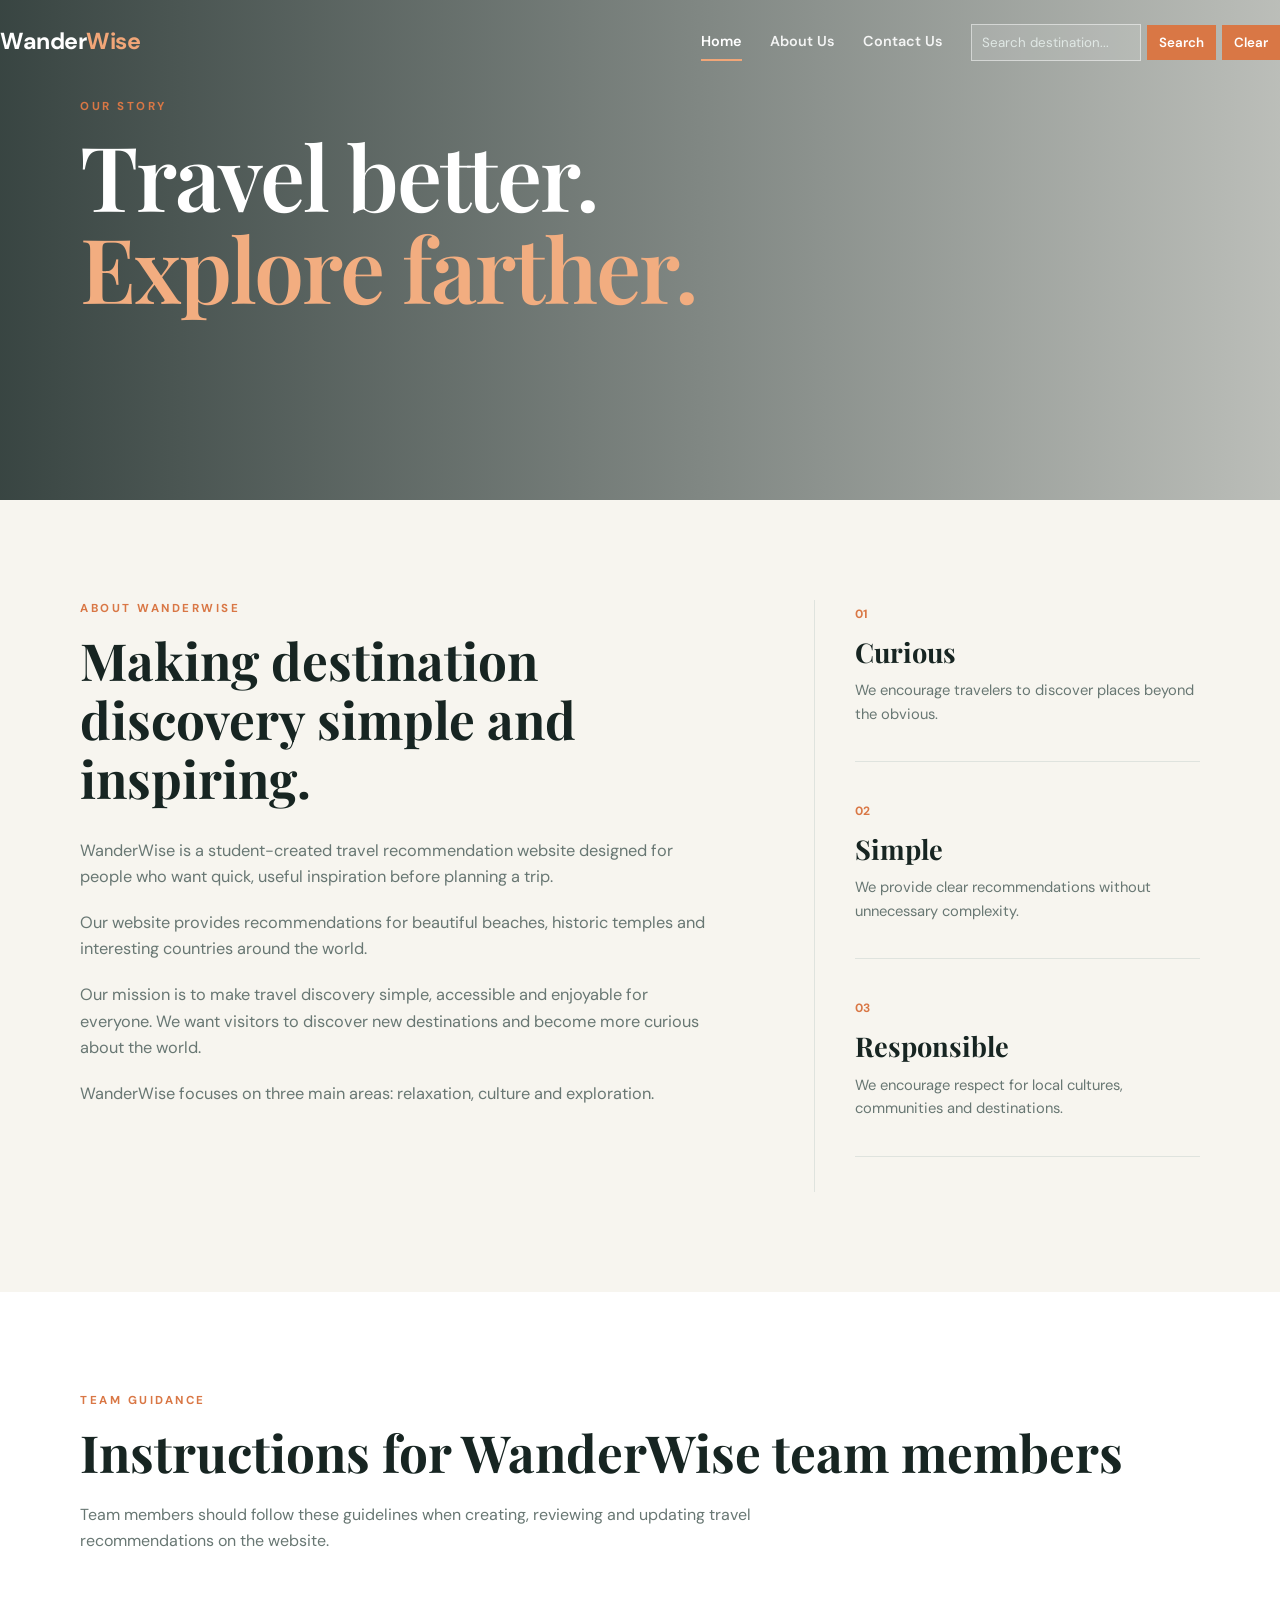
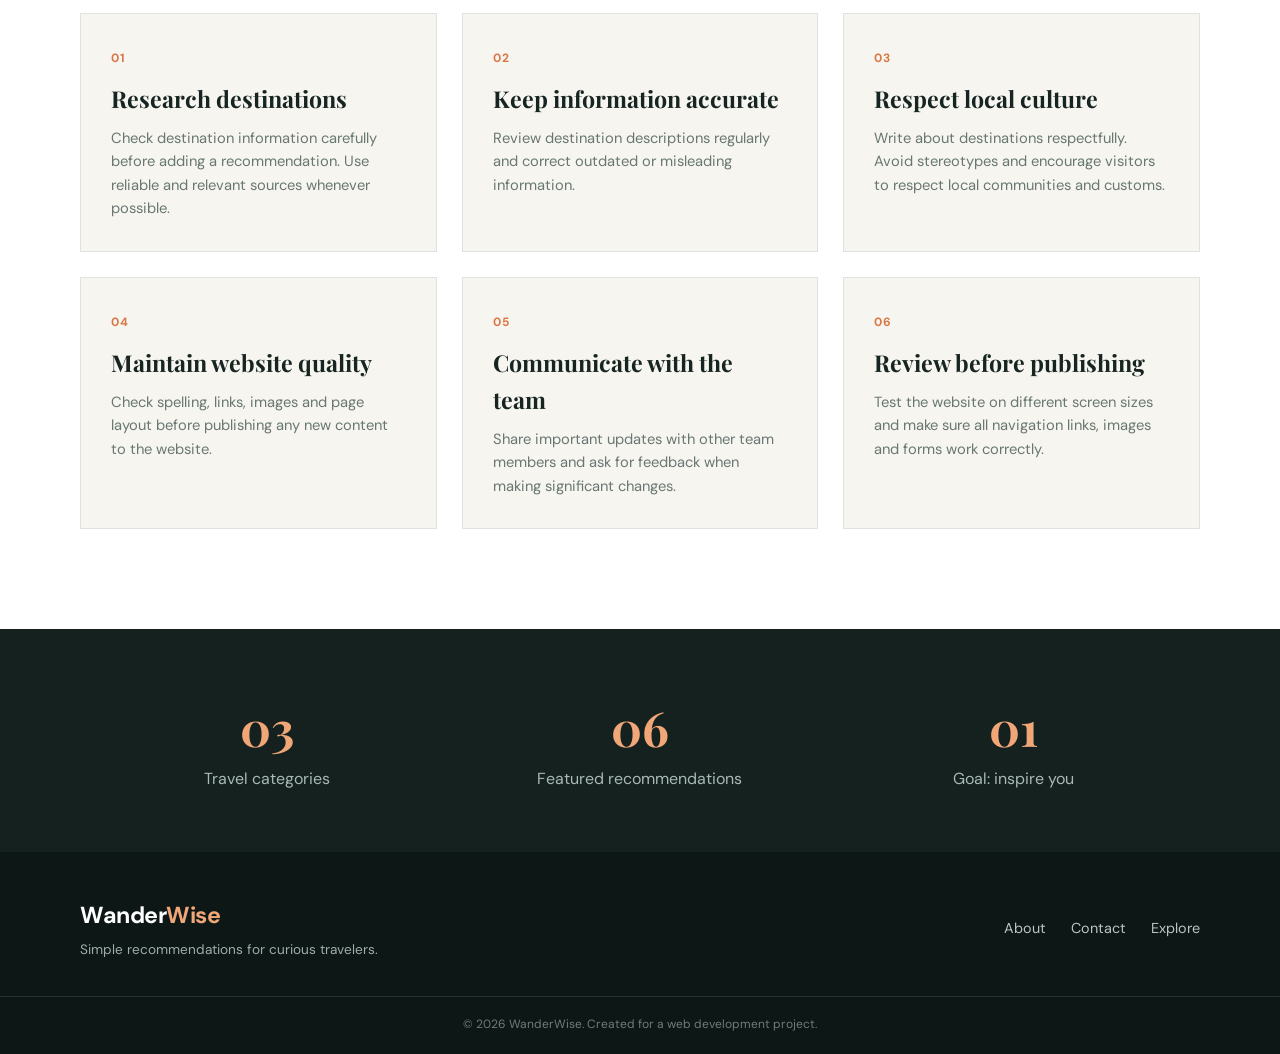
<file: about.html>
<!DOCTYPE html>
<html lang="en">

<head>

    <meta charset="UTF-8">

    <meta name="viewport"
          content="width=device-width, initial-scale=1.0">

    <title>
        About Us | WanderWise
    </title>

    <link rel="stylesheet" href="style.css">

</head>


<body>


<!-- ================= NAVIGATION ================= -->

<header class="site-header">

    <nav class="navbar">

        <!-- Website Logo -->

        <a href="index.html" class="logo">
            Wander<span>Wise</span>
        </a>


        <!-- Mobile Menu Button -->

        <button class="menu-toggle" aria-label="Open navigation">
            ☰
        </button>


        <!-- Navigation Bar -->

        <div class="nav-links">

            <!-- Home -->

            <a href="index.html" class="active">
                Home
            </a>


            <!-- About Us -->

            <a href="about.html">
                About Us
            </a>


            <!-- Contact Us -->

            <a href="contact.html">
                Contact Us
            </a>


            <!-- Search Form -->

            <form class="search-form" id="searchForm">

                <input
                    type="text"
                    id="searchInput"
                    placeholder="Search destination..."
                    aria-label="Search destination"
                >

                <button type="submit">
                    Search
                </button>

                <button
                    type="button"
                    id="clearSearch"
                >
                    Clear
                </button>

            </form>

        </div>

    </nav>

</header>


<main>


<!-- ================= ABOUT HERO ================= -->

<section class="page-hero about-hero">

    <div class="container">

        <p class="eyebrow">
            OUR STORY
        </p>

        <h1>

            Travel better.
            <br>

            <span>Explore farther.</span>

        </h1>

    </div>

</section>


<!-- ================= COMPANY INFORMATION ================= -->

<section class="about-content container">

    <div class="about-main">

        <p class="eyebrow">
            ABOUT WANDERWISE
        </p>

        <h2>
            Making destination discovery
            simple and inspiring.
        </h2>

        <p>

            WanderWise is a student-created travel
            recommendation website designed for people
            who want quick, useful inspiration before
            planning a trip.

        </p>

        <p>

            Our website provides recommendations for
            beautiful beaches, historic temples and
            interesting countries around the world.

        </p>

        <p>

            Our mission is to make travel discovery
            simple, accessible and enjoyable for everyone.
            We want visitors to discover new destinations
            and become more curious about the world.

        </p>

        <p>

            WanderWise focuses on three main areas:
            relaxation, culture and exploration.

        </p>

    </div>


    <!-- ================= COMPANY VALUES ================= -->

    <aside class="values">

        <div>

            <span>
                01
            </span>

            <h3>
                Curious
            </h3>

            <p>
                We encourage travelers to discover
                places beyond the obvious.
            </p>

        </div>


        <div>

            <span>
                02
            </span>

            <h3>
                Simple
            </h3>

            <p>
                We provide clear recommendations
                without unnecessary complexity.
            </p>

        </div>


        <div>

            <span>
                03
            </span>

            <h3>
                Responsible
            </h3>

            <p>
                We encourage respect for local cultures,
                communities and destinations.
            </p>

        </div>

    </aside>

</section>


<!-- ================= TEAM GUIDANCE ================= -->

<section class="team-guidelines">

    <div class="container">

        <div class="section-heading">

            <p class="eyebrow">
                TEAM GUIDANCE
            </p>

            <h2>
                Instructions for WanderWise team members
            </h2>

            <p class="guidelines-intro">

                Team members should follow these guidelines
                when creating, reviewing and updating travel
                recommendations on the website.

            </p>

        </div>


        <div class="guideline-grid">


            <div class="guideline-card">

                <span class="guideline-number">
                    01
                </span>

                <h3>
                    Research destinations
                </h3>

                <p>

                    Check destination information carefully
                    before adding a recommendation. Use
                    reliable and relevant sources whenever
                    possible.

                </p>

            </div>


            <div class="guideline-card">

                <span class="guideline-number">
                    02
                </span>

                <h3>
                    Keep information accurate
                </h3>

                <p>

                    Review destination descriptions regularly
                    and correct outdated or misleading
                    information.

                </p>

            </div>


            <div class="guideline-card">

                <span class="guideline-number">
                    03
                </span>

                <h3>
                    Respect local culture
                </h3>

                <p>

                    Write about destinations respectfully.
                    Avoid stereotypes and encourage visitors
                    to respect local communities and customs.

                </p>

            </div>


            <div class="guideline-card">

                <span class="guideline-number">
                    04
                </span>

                <h3>
                    Maintain website quality
                </h3>

                <p>

                    Check spelling, links, images and page
                    layout before publishing any new content
                    to the website.

                </p>

            </div>


            <div class="guideline-card">

                <span class="guideline-number">
                    05
                </span>

                <h3>
                    Communicate with the team
                </h3>

                <p>

                    Share important updates with other team
                    members and ask for feedback when making
                    significant changes.

                </p>

            </div>


            <div class="guideline-card">

                <span class="guideline-number">
                    06
                </span>

                <h3>
                    Review before publishing
                </h3>

                <p>

                    Test the website on different screen
                    sizes and make sure all navigation links,
                    images and forms work correctly.

                </p>

            </div>


        </div>

    </div>

</section>


<!-- ================= STATISTICS ================= -->

<section class="dark-section">

    <div class="container stats">

        <div>

            <strong>
                03
            </strong>

            <span>
                Travel categories
            </span>

        </div>


        <div>

            <strong>
                06
            </strong>

            <span>
                Featured recommendations
            </span>

        </div>


        <div>

            <strong>
                01
            </strong>

            <span>
                Goal: inspire you
            </span>

        </div>

    </div>

</section>


</main>


<!-- ================= FOOTER ================= -->

<footer>

    <div class="container footer-inner">

        <div>

            <a href="index.html" class="logo">
                Wander<span>Wise</span>
            </a>

            <p>
                Simple recommendations for curious travelers.
            </p>

        </div>


        <div class="footer-links">

            <a href="about.html">
                About
            </a>

            <a href="contact.html">
                Contact
            </a>

            <a href="index.html#recommendations">
                Explore
            </a>

        </div>

    </div>


    <p class="copyright">

        © 2026 WanderWise.
        Created for a web development project.

    </p>

</footer>


<script src="script.js"></script>

</body>

</html>
</file>
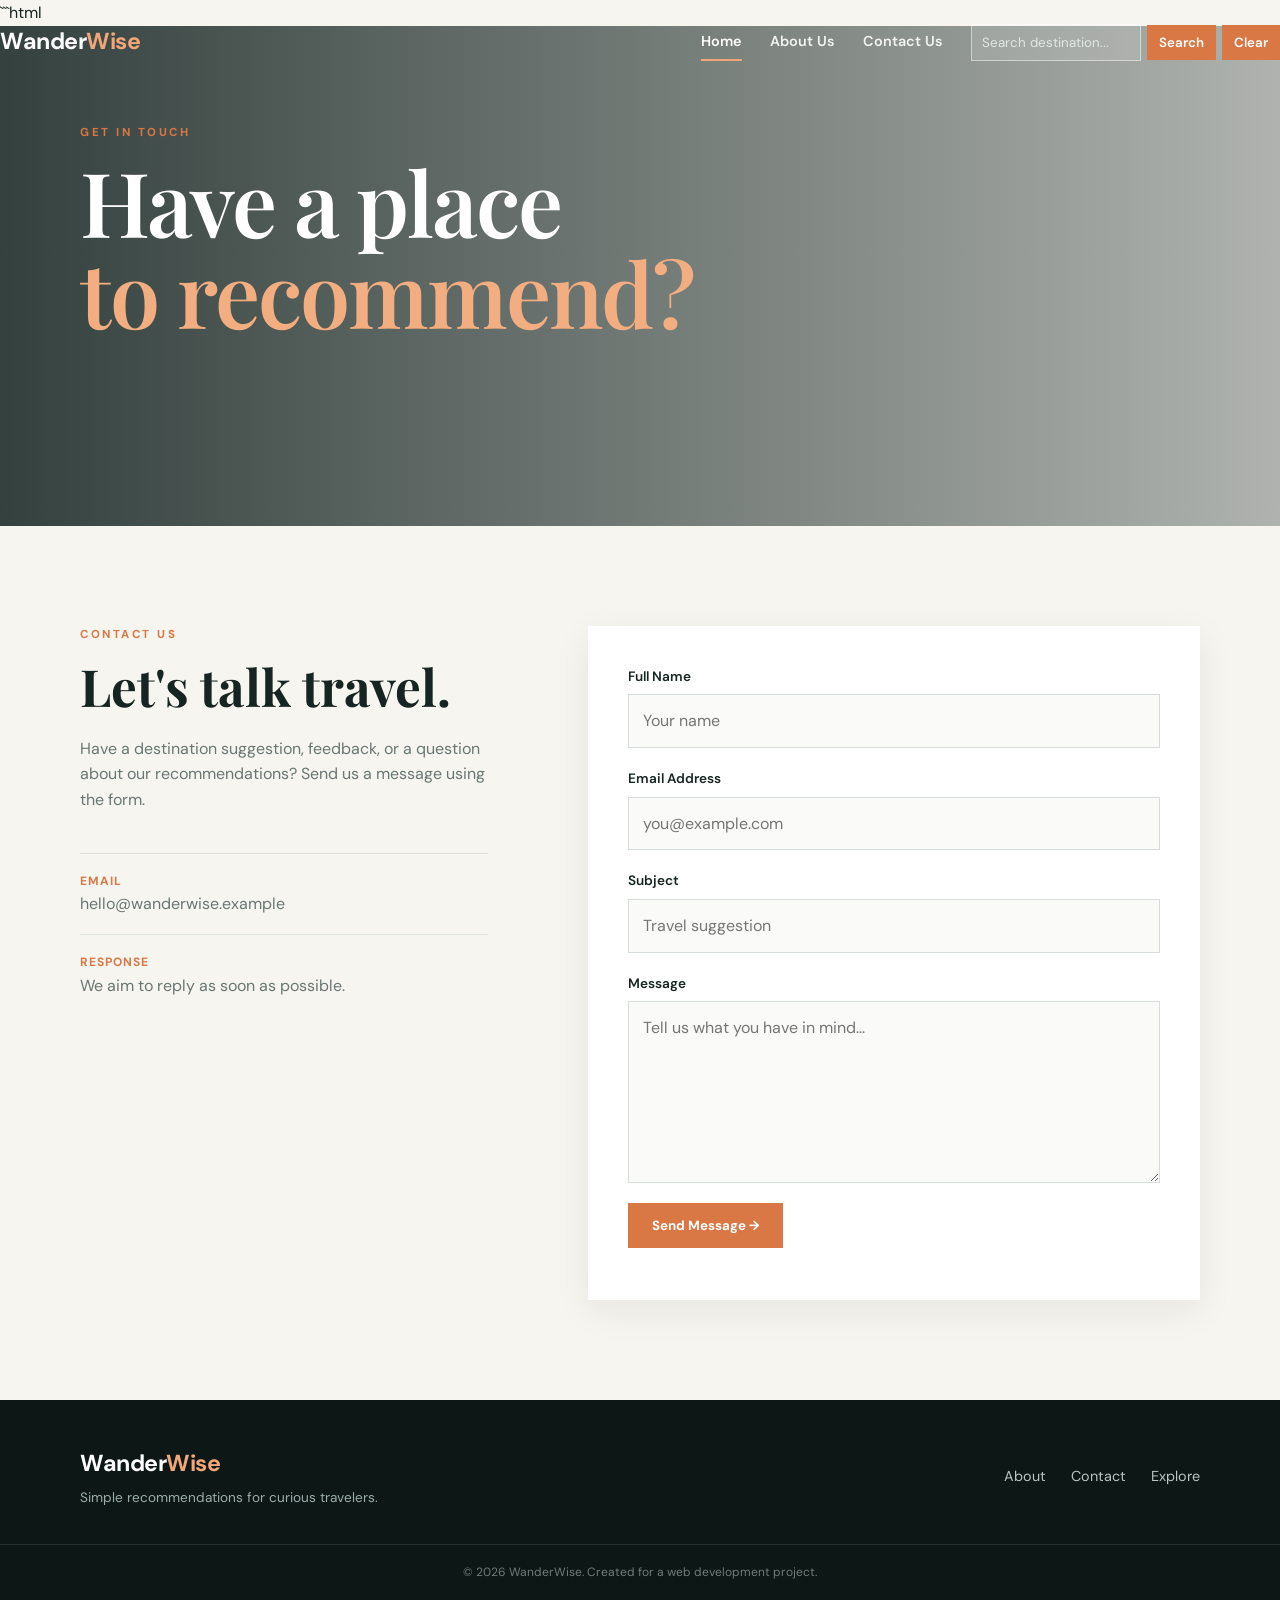
<file: contact.html>
```html
<!DOCTYPE html>
<html lang="en">

<head>

    <meta charset="UTF-8">

    <meta name="viewport"
          content="width=device-width, initial-scale=1.0">

    <title>
        Contact Us | WanderWise
    </title>

    <link rel="stylesheet" href="style.css">

</head>


<body>


<header class="site-header">

    <nav class="navbar">

        <!-- Website Logo -->

        <a href="index.html" class="logo">
            Wander<span>Wise</span>
        </a>


        <!-- Mobile Menu Button -->

        <button class="menu-toggle" aria-label="Open navigation">
            ☰
        </button>


        <!-- Navigation Bar -->

        <div class="nav-links">

            <!-- Home -->

            <a href="index.html" class="active">
                Home
            </a>


            <!-- About Us -->

            <a href="about.html">
                About Us
            </a>


            <!-- Contact Us -->

            <a href="contact.html">
                Contact Us
            </a>


            <!-- Search Form -->

            <form class="search-form" id="searchForm">

                <input
                    type="text"
                    id="searchInput"
                    placeholder="Search destination..."
                    aria-label="Search destination"
                >

                <button type="submit">
                    Search
                </button>

                <button
                    type="button"
                    id="clearSearch"
                >
                    Clear
                </button>

            </form>

        </div>

    </nav>

</header>



<main>


<section class="page-hero contact-hero">

    <div class="container">

        <p class="eyebrow">
            GET IN TOUCH
        </p>

        <h1>

            Have a place
            <br>

            <span>to recommend?</span>

        </h1>

    </div>

</section>



<section class="contact-grid container">


    <div class="contact-info">

        <p class="eyebrow">
            CONTACT US
        </p>

        <h2>
            Let's talk travel.
        </h2>

        <p>

            Have a destination suggestion,
            feedback, or a question about our
            recommendations?

            Send us a message using the form.

        </p>


        <div class="contact-detail">

            <strong>
                Email
            </strong>

            <span>
                hello@wanderwise.example
            </span>

        </div>


        <div class="contact-detail">

            <strong>
                Response
            </strong>

            <span>
                We aim to reply as soon as possible.
            </span>

        </div>

    </div>



    <!-- ================= EMAIL FORM ================= -->

    <form
        class="contact-form"
        id="contactForm"
        action="mailto:hello@wanderwise.example"
        method="post"
        enctype="text/plain"
    >


        <label for="name">
            Full Name
        </label>

        <input
            id="name"
            name="name"
            type="text"
            placeholder="Your name"
            required
        >


        <label for="email">
            Email Address
        </label>

        <input
            id="email"
            name="email"
            type="email"
            placeholder="you@example.com"
            required
        >


        <label for="subject">
            Subject
        </label>

        <input
            id="subject"
            name="subject"
            type="text"
            placeholder="Travel suggestion"
            required
        >


        <label for="message">
            Message
        </label>

        <textarea
            id="message"
            name="message"
            rows="6"
            placeholder="Tell us what you have in mind..."
            required
        ></textarea>


        <button
            class="btn"
            type="submit"
        >
            Send Message →
        </button>


        <p
            id="formMessage"
            class="form-message"
        ></p>


    </form>


</section>


</main>



<footer>

    <div class="container footer-inner">

        <div>

            <a href="index.html" class="logo">
                Wander<span>Wise</span>
            </a>

            <p>
                Simple recommendations for curious travelers.
            </p>

        </div>


        <div class="footer-links">

            <a href="about.html">
                About
            </a>

            <a href="contact.html">
                Contact
            </a>

            <a href="index.html#recommendations">
                Explore
            </a>

        </div>

    </div>


    <p class="copyright">

        © 2026 WanderWise.
        Created for a web development project.

    </p>

</footer>


<script src="script.js"></script>

</body>

</html>
```
</file>
<file: style.css>
@import url('https://fonts.googleapis.com/css2?family=DM+Sans:wght@400;500;600;700&family=Playfair+Display:wght@500;600;700&display=swap');


:root {

    --ink: #172522;
    --muted: #687773;
    --cream: #f7f5ef;
    --paper: #ffffff;
    --accent: #d97745;
    --line: #dfe3de;
    --dark: #14211f;

}


* {

    box-sizing: border-box;
    margin: 0;
    padding: 0;

}


html {

    scroll-behavior: smooth;

}


body {

    font-family: 'DM Sans', sans-serif;

    color: var(--ink);

    background: var(--cream);

    line-height: 1.6;

}


.container {

    width: min(1120px, 90%);

    margin: auto;

}


/* ================= HEADER ================= */

.site-header {

    position: absolute;

    top: 0;

    left: 0;

    width: 100%;

    z-index: 10;

}


.navbar {

    height: 84px;

    display: flex;

    align-items: center;

    justify-content: space-between;

}


.logo {

    font-weight: 700;

    font-size: 1.45rem;

    text-decoration: none;

    color: white;

    letter-spacing: -0.5px;

}


.logo span {

    color: #f1a678;

}


.nav-links {

    display: flex;

    gap: 28px;

    align-items: center;

}


.nav-links a {

    color: white;

    text-decoration: none;

    font-size: 0.9rem;

    font-weight: 600;

    opacity: 0.9;

    position: relative;

}


.nav-links a:hover,
.nav-links a.active {

    opacity: 1;

}


.nav-links a.active::after {

    content: '';

    height: 2px;

    background: #f1a678;

    position: absolute;

    left: 0;

    right: 0;

    bottom: -7px;

}


.menu-toggle {

    display: none;

    background: none;

    border: 0;

    color: white;

    font-size: 1.7rem;

}


/* ================= HERO ================= */

.hero {

    min-height: 680px;

    background:

        url('https://images.unsplash.com/photo-1500534623283-312aade485b7?auto=format&fit=crop&w=1800&q=90')

        center / cover;

}


.hero-overlay {

    min-height: 680px;

    background:

        linear-gradient(
            90deg,
            rgba(10, 25, 23, 0.82),
            rgba(10, 25, 23, 0.25)
        );

}


.hero-content {

    padding-top: 205px;

    color: white;

}


.eyebrow {

    font-size: 0.72rem;

    letter-spacing: 2.5px;

    font-weight: 700;

    color: var(--accent);

    margin-bottom: 13px;

}


.hero h1,
.page-hero h1 {

    font-family: 'Playfair Display', serif;

    font-size: clamp(3.2rem, 7vw, 6rem);

    line-height: 1.02;

    font-weight: 600;

    letter-spacing: -2px;

}


.hero h1 span,
.page-hero h1 span {

    color: #f2ad80;

}


.hero-text {

    max-width: 590px;

    margin: 25px 0 32px;

    font-size: 1.1rem;

    color: #e6ece9;

}


.btn {

    display: inline-block;

    background: var(--accent);

    color: white;

    border: 0;

    padding: 14px 24px;

    text-decoration: none;

    font-weight: 700;

    cursor: pointer;

    font-family: inherit;

}


.btn:hover {

    background: #bd5e31;

}


/* ================= INTRO ================= */

.intro {

    display: grid;

    grid-template-columns: 1fr 1fr;

    gap: 80px;

    padding: 100px 0 80px;

    align-items: end;

}


.intro h2,
.section-heading h2,
.about-main h2,
.contact-info h2 {

    font-family: 'Playfair Display', serif;

    font-size: clamp(2rem, 4vw, 3.2rem);

    line-height: 1.15;

}


.intro > p {

    color: var(--muted);

    font-size: 1.05rem;

}


/* ================= SECTIONS ================= */

.section {

    padding-bottom: 110px;

}


.section-heading {

    margin-bottom: 60px;

}


.category {

    margin-top: 65px;

}


.category-title {

    display: flex;

    justify-content: space-between;

    align-items: end;

    border-bottom: 1px solid var(--line);

    padding-bottom: 18px;

    margin-bottom: 26px;

}


.category-title > div {

    display: flex;

    align-items: center;

    gap: 20px;

}


.category-title h3 {

    font-family: 'Playfair Display', serif;

    font-size: 2.1rem;

}


.category-title > p {

    color: var(--muted);

}


.number {

    font-size: 0.75rem;

    color: var(--accent);

    font-weight: 700;

}


.cards {

    display: grid;

    grid-template-columns: 1fr 1fr;

    gap: 28px;

}


/* ================= CARDS ================= */

.card {

    background: var(--paper);

    overflow: hidden;

    box-shadow:
        0 7px 25px rgba(20, 33, 31, 0.06);

}


.card img {

    width: 100%;

    height: 290px;

    object-fit: cover;

    display: block;

}


.card-body {

    padding: 25px 27px 28px;

}


.tag {

    font-size: 0.68rem;

    text-transform: uppercase;

    letter-spacing: 1.5px;

    color: var(--accent);

    font-weight: 700;

}


.card h4 {

    font-family: 'Playfair Display', serif;

    font-size: 1.65rem;

    margin: 7px 0;

}


.card p {

    color: var(--muted);

}


/* ================= QUOTE ================= */

.quote {

    background: var(--dark);

    color: white;

    padding: 80px 0;

    text-align: center;

}


.quote p {

    font-family: 'Playfair Display', serif;

    font-size: 2.1rem;

    max-width: 780px;

    margin: auto;

    line-height: 1.3;

}


.quote span {

    display: block;

    margin-top: 16px;

    color: #9eb0ab;

    font-size: 0.9rem;

}


/* ================= FOOTER ================= */

footer {

    background: #0d1716;

    color: #9caeaa;

    padding: 45px 0 20px;

}


.footer-inner {

    display: flex;

    justify-content: space-between;

    align-items: center;

}


.footer-inner .logo {

    color: white;

}


.footer-inner p {

    font-size: 0.85rem;

    margin-top: 5px;

}


.footer-links {

    display: flex;

    gap: 25px;

}


.footer-links a {

    color: #b9c5c1;

    text-decoration: none;

    font-size: 0.9rem;

}


.copyright {

    text-align: center;

    border-top: 1px solid #253330;

    margin-top: 35px;

    padding-top: 18px;

    font-size: 0.75rem;

    color: #6f7d79;

}


/* ================= INNER PAGE HERO ================= */

.page-hero {

    min-height: 500px;

    color: white;

    display: flex;

    align-items: end;

    padding-bottom: 90px;

    background-size: cover;

    background-position: center;

}


.about-hero {

    background-image:

        linear-gradient(
            90deg,
            rgba(9, 25, 23, 0.8),
            rgba(9, 25, 23, 0.25)
        ),

        url('https://images.unsplash.com/photo-1530789253388-582c481c54b0?auto=format&fit=crop&w=1800&q=85');

}


.contact-hero {

    background-image:

        linear-gradient(
            90deg,
            rgba(9, 25, 23, 0.82),
            rgba(9, 25, 23, 0.3)
        ),

        url('https://images.unsplash.com/photo-1494783367193-149034c05e8f?auto=format&fit=crop&w=1800&q=85');

}


/* ================= ABOUT ================= */

.about-content {

    display: grid;

    grid-template-columns: 1.25fr 0.75fr;

    gap: 90px;

    padding: 100px 0;

}


.about-main h2 {

    margin-bottom: 30px;

}


.about-main p:not(.eyebrow) {

    color: var(--muted);

    margin-bottom: 20px;

    font-size: 1.02rem;

}


.values {

    border-left: 1px solid var(--line);

    padding-left: 40px;

}


.values div {

    padding: 0 0 35px;

    margin-bottom: 35px;

    border-bottom: 1px solid var(--line);

}


.values span {

    color: var(--accent);

    font-weight: 700;

    font-size: 0.75rem;

}


.values h3 {

    font-family: 'Playfair Display', serif;

    font-size: 1.7rem;

    margin: 5px 0;

}


.values p {

    color: var(--muted);

    font-size: 0.92rem;

}


.dark-section {

    background: var(--dark);

    color: white;

    padding: 60px 0;

}


.stats {

    display: grid;

    grid-template-columns: repeat(3, 1fr);

    text-align: center;

}


.stats strong {

    display: block;

    font-family: 'Playfair Display', serif;

    font-size: 3rem;

    color: #f1a678;

}


.stats span {

    color: #aab9b5;

}


/* ================= CONTACT ================= */

.contact-grid {

    display: grid;

    grid-template-columns: 0.8fr 1.2fr;

    gap: 100px;

    padding: 100px 0;

}


.contact-info h2 {

    margin-bottom: 20px;

}


.contact-info > p:not(.eyebrow) {

    color: var(--muted);

    margin-bottom: 40px;

}


.contact-detail {

    padding: 18px 0;

    border-top: 1px solid var(--line);

}


.contact-detail strong {

    display: block;

    font-size: 0.75rem;

    text-transform: uppercase;

    letter-spacing: 1px;

    color: var(--accent);

}


.contact-detail span {

    color: var(--muted);

}


.contact-form {

    background: white;

    padding: 40px;

    box-shadow:
        0 10px 35px rgba(20, 33, 31, 0.07);

}


.contact-form label {

    display: block;

    font-weight: 600;

    font-size: 0.85rem;

    margin: 0 0 7px;

}


.contact-form input,
.contact-form textarea {

    width: 100%;

    border: 1px solid #d7ddda;

    padding: 13px 14px;

    margin-bottom: 20px;

    font: inherit;

    background: #fafbf9;

    outline: none;

}


.contact-form input:focus,
.contact-form textarea:focus {

    border-color: var(--accent);

}


.form-message {

    font-size: 0.85rem;

    color: var(--accent);

    margin-top: 12px;

}


/* ================= MOBILE ================= */

@media (max-width: 760px) {


    .nav-links {

        display: none;

        position: absolute;

        top: 70px;

        left: 5%;

        right: 5%;

        background: #14211f;

        padding: 22px;

        flex-direction: column;

        gap: 18px;

    }


    .nav-links.open {

        display: flex;

    }


    .menu-toggle {

        display: block;

    }


    .hero,
    .hero-overlay {

        min-height: 620px;

    }


    .hero-content {

        padding-top: 160px;

    }


    .intro,
    .about-content,
    .contact-grid {

        grid-template-columns: 1fr;

        gap: 40px;

        padding-top: 70px;

    }


    .cards {

        grid-template-columns: 1fr;

    }


    .category-title {

        display: block;

    }


    .category-title > p {

        margin-top: 8px;

    }


    .card img {

        height: 240px;

    }


    .page-hero {

        min-height: 430px;

        padding-bottom: 60px;

    }


    .about-content {

        padding-bottom: 70px;

    }


    .values {

        border-left: 0;

        border-top: 1px solid var(--line);

        padding: 35px 0 0;

    }


    .stats {

        grid-template-columns: 1fr;

        gap: 30px;

    }


    .contact-grid {

        padding-bottom: 80px;

    }


    .footer-inner {

        display: block;

    }


    .footer-links {

        margin-top: 25px;

    }


    .quote p {

        font-size: 1.6rem;

    }

}

/* ================= TEAM GUIDELINES ================= */

.team-guidelines {

    background: #ffffff;

    padding: 100px 0;

}


.guidelines-intro {

    max-width: 700px;

    color: var(--muted);

    margin-top: 20px;

}


.guideline-grid {

    display: grid;

    grid-template-columns: repeat(3, 1fr);

    gap: 25px;

    margin-top: 50px;

}


.guideline-card {

    background: var(--cream);

    padding: 30px;

    border: 1px solid var(--line);

    transition: transform 0.25s ease,
                box-shadow 0.25s ease;

}


.guideline-card:hover {

    transform: translateY(-5px);

    box-shadow:
        0 10px 30px rgba(20, 33, 31, 0.08);

}


.guideline-number {

    color: var(--accent);

    font-size: 0.75rem;

    font-weight: 700;

    letter-spacing: 1px;

}


.guideline-card h3 {

    font-family: 'Playfair Display', serif;

    font-size: 1.45rem;

    margin: 10px 0;

}


.guideline-card p {

    color: var(--muted);

    font-size: 0.92rem;

}


/* ================= MOBILE TEAM GUIDELINES ================= */

@media (max-width: 760px) {

    .guideline-grid {

        grid-template-columns: 1fr;

    }

    .team-guidelines {

        padding: 70px 0;

    }

}


/* ================= SEARCH BAR ================= */

.search-form {

    display: flex;

    align-items: center;

    gap: 6px;

}


.search-form input {

    width: 170px;

    padding: 9px 10px;

    border: 1px solid rgba(255,255,255,0.5);

    background: rgba(255,255,255,0.12);

    color: white;

    outline: none;

    font-family: inherit;

}


.search-form input::placeholder {

    color: #e0e8e5;

}


.search-form button {

    padding: 9px 12px;

    border: none;

    background: var(--accent);

    color: white;

    cursor: pointer;

    font-family: inherit;

    font-weight: 600;

}


.search-form button:hover {

    background: #bd5e31;

}


@media (max-width: 760px) {

    .search-form {

        width: 100%;

        flex-wrap: wrap;

    }


    .search-form input {

        width: 100%;

    }

}
</file>
